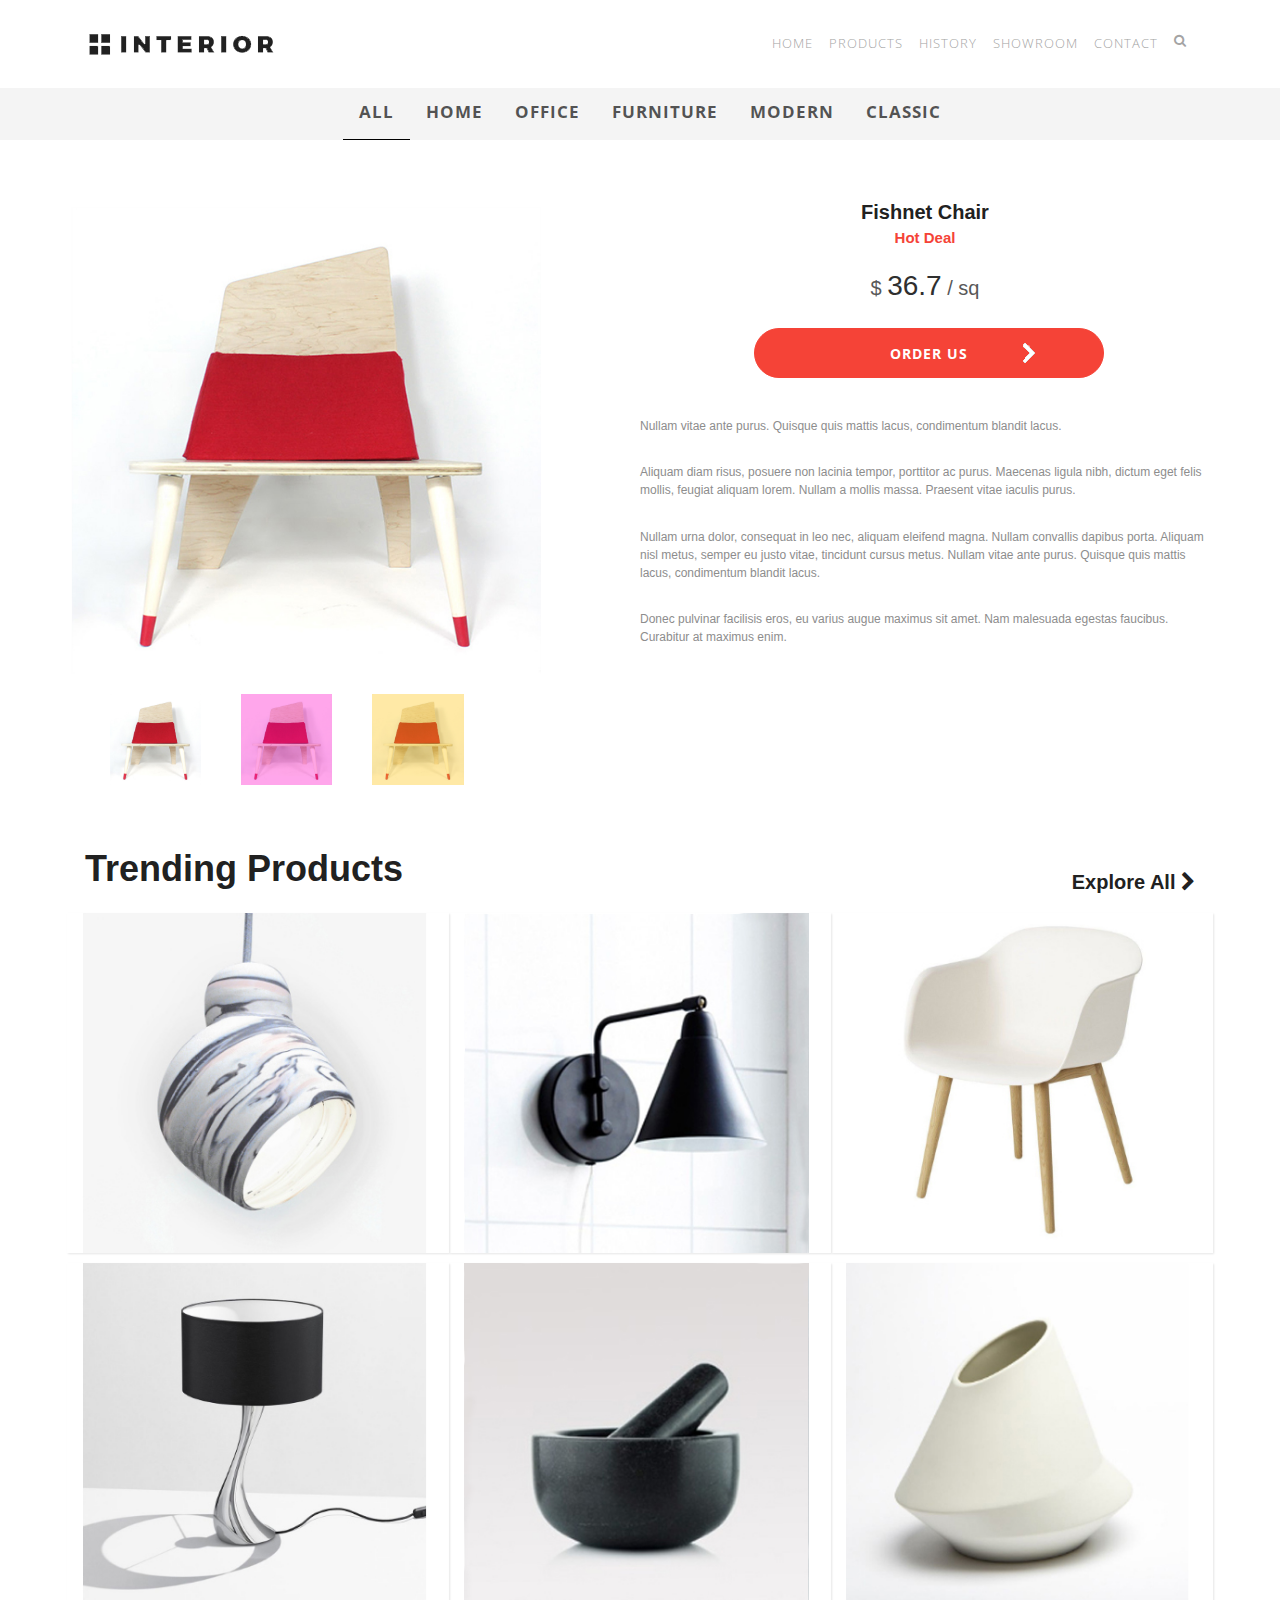
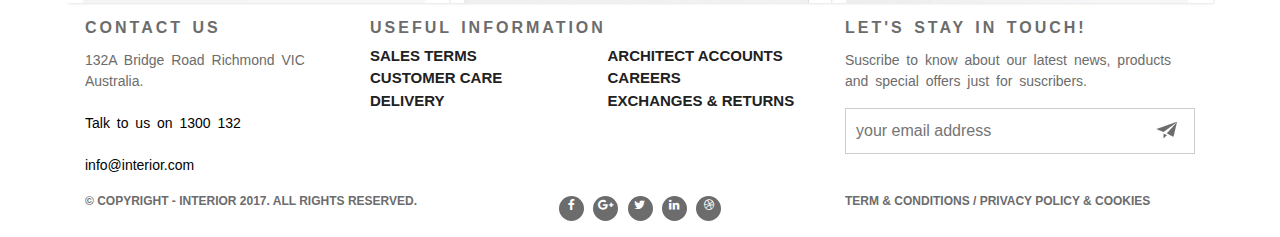
<file: product-details.html>
﻿<html lang="en">
<head>
    <meta charset="utf-8">
    <meta name="viewport" content="width=device-width, initial-scale=1, shrink-to-fit=no">
    <meta name="description" content="">
    <meta name="author" content="">
    <title>Interior Mobilya| Yaşam için...</title>
    <!-- Bootstrap core CSS -->
    <link href="assets/css/bootstrap.min.css" rel="stylesheet">
    <!-- Custom fonts for this template -->
    <link rel="stylesheet" href="https://maxcdn.bootstrapcdn.com/font-awesome/4.7.0/css/font-awesome.min.css">
    <!-- Custom styles for this template -->
    <link href="assets/css/style.css" rel="stylesheet">
    <!-- Hover -->
    <link href="assets/css/style_common.css" rel="stylesheet">
    <link href="assets/css/style1.css" rel="stylesheet">
    <!-- Font -->
    <link href="https://fonts.googleapis.com/css?family=Open+Sans:300" rel="stylesheet">
    <script src="assets/js/jquery.min.js"></script>
    <script src="https://code.jquery.com/jquery-3.1.1.min.js"></script>

</head>
<body class="index" id="page-top">
    <!-- Navigation -->
    <header>
        <nav class="navbar fixed-top navbar-toggleable-md navbar-light" id="mainNav" style="background-color: white;">
            <button class="navbar-toggler navbar-toggler-right" type="button" data-toggle="collapse" data-target="#navbarExample" aria-controls="navbarExample" aria-expanded="false" aria-label="Toggle navigation">
                <i class="fa fa-bars"></i>
            </button>
            <div class="container">
                <a class="navbar-brand" href="index.html">
                    <img src="assets/img/logo.png" title="İnterior Mobilya Logo" alt="interior-mobilya-logo" />
                </a>
                <div class="collapse navbar-collapse" id="navbarExample">
                    <ul class="navbar-nav ml-auto">
                        <li class="nav-item">
                            <a class="nav-link" href="index.html">Home</a>
                        </li>
                        <li class="nav-item">
                            <a class="nav-link" href="product.html">Products</a>
                        </li>
                        <li class="nav-item">
                            <a class="nav-link" href="#">History</a>
                        </li>
                        <li class="nav-item">
                            <a class="nav-link" href="#">Showroom</a>
                        </li>
                        <li class="nav-item">
                            <a class="nav-link" href="#">Contact</a>
                        </li>
                        <li class="nav-item">
                            <a class="nav-link" href="#"><i class="fa fa-search" aria-hidden="true"></i></a>
                        </li>
                    </ul>
                </div>
            </div>
        </nav>
    </header>
    <section id="tab-nav" class="container-fluid">
        <div class="tab container">
            <button class="tablinks buton" id="defaultOpen" onclick="openProduct(event, 'All')">All</button>
            <button class="tablinks buton" onclick="openProduct(event, 'Home')">Home</button>
            <button class="tablinks buton" onclick="openProduct(event, 'Office')">Office</button>
            <button class="tablinks buton" onclick="openProduct(event, 'Furniture')">Furniture</button>
            <button class="tablinks buton" onclick="openProduct(event, 'Modern')">Modern</button>
            <button class="tablinks buton" onclick="openProduct(event, 'Classic')">Classic</button>
        </div>
    </section>

    <section id="product-detail" class="container">
        <div class="row">
            <div id="product-img" class="col-md-6 col-xs-12 col-lg-6 col-sm-12">
                <div id="img-top" class="row">
                    <div class="col-md-10 col-md-offset-1">
                        <div id="image1" class="detailstabcontent">
                            <img src="assets/img/product-details-1.png" />
                        </div>

                        <div id="image2" class="detailstabcontent">
                            <img src="assets/img/product-details-2.png" />
                        </div>

                        <div id="image3" class="detailstabcontent">
                            <img src="assets/img/product-details-3.png" />
                        </div>

                    </div>
                </div>

                <div id="img-bottom" class="row">
                    <div class="col-md-12 ">
                        <div class="detailstab">
                            <input type="image" name="btnResim" src="assets/img/product-details-1.png" class="detailstablinks" onclick="openProductDetail(event, 'image1')" id="defaultProduct" />

                            <input type="image" name="btnResim" src="assets/img/product-details-2.png" class="detailstablinks" onclick="openProductDetail(event, 'image2')" />

                            <input type="image" name="btnResim" src="assets/img/product-details-3.png" class="detailstablinks" onclick="openProductDetail(event, 'image3')" />
                        </div>

                    </div>
                </div>
            </div>
            <div id="product-text" class="col-md-6 col-xs-12 col-lg-6 col-sm-12">

                <p id="detail-type">Fishnet Chair</p>
                <p id="detail-color">Hot Deal</p>
                <p id="detail-money"> $ <b>36.7</b> / sq</p>
                <button>Order Us</button>
                <div id="detail-content">
                    <p>
                        Nullam vitae ante purus. Quisque quis mattis lacus, condimentum blandit lacus.
                    </p>
                    <p>Aliquam diam risus, posuere non lacinia tempor, porttitor ac purus. Maecenas ligula nibh, dictum eget felis mollis, feugiat aliquam lorem. Nullam a mollis massa. Praesent vitae iaculis purus.</p>

                    <p>Nullam urna dolor, consequat in leo nec, aliquam eleifend magna. Nullam convallis dapibus porta. Aliquam nisl metus, semper eu justo vitae, tincidunt cursus metus. Nullam vitae ante purus. Quisque quis mattis lacus, condimentum blandit lacus.</p>
                    <p>
                        Donec pulvinar facilisis eros, eu varius augue maximus sit amet. Nam malesuada egestas faucibus. Curabitur at maximus enim.
                    </p>
                </div>
            </div>
        </div>
    </section>
    <section class="container">
        <div class="row">
            <div class="col-md-6 col-xs-6 col-sm-6 col-lg-6">
                <span class="trending-products">Trending Products</span>
            </div>
            <div class="pull-right col-md-6 col-xs-6 col-sm-6 col-lg-6">
                <span class="pull-right explore-all">Explore All <i class="fa fa-chevron-right" aria-hidden="true"></i> </span>
            </div>
        </div>
    </section>
    <div id="All" class="tabcontent container">
        <div class="row">
            <div class="trending-product col-md-3 col-xs-6 col-lg-4 col-sm-6 view view-first">
                <img src="assets/img/alt-6.png">
                <div class="mask ">
                    <a href="#"><i class="fa fa-chevron-right" aria-hidden="true"></i></a>
                    <p>Fishnet Chair</p>
                    <span>seat and back with upholstery made of  cold cure foam.Steelframe.available in matt powder-coated black</span>
                </div>
            </div>
            <div class="trending-product col-md-3 col-xs-6 col-lg-4 col-sm-6 view view-first">
                <img src="assets/img/alt-9.png">
                <div class="mask ">
                    <a href="#"><i class="fa fa-chevron-right" aria-hidden="true"></i></a>
                    <p>Fishnet Chair</p>
                    <span>seat and back with upholstery made of  cold cure foam.Steelframe.available in matt powder-coated black</span>
                </div>
            </div>
            <div class="trending-product col-md-3 col-xs-6 col-lg-4 col-sm-6 view view-first">
                <img src="assets/img/alt-7.png">
                <div class="mask ">
                    <a href="#"><i class="fa fa-chevron-right" aria-hidden="true"></i></a>
                    <p>Fishnet Chair</p>
                    <span>seat and back with upholstery made of  cold cure foam.Steelframe.available in matt powder-coated black</span>
                </div>
            </div>
            <div class="trending-product col-md-3 col-xs-6 col-lg-4 col-sm-6 view view-first">
                <img src="assets/img/alt-8.png">
                <div class="mask ">
                    <a href="#"><i class="fa fa-chevron-right" aria-hidden="true"></i></a>
                    <p>Fishnet Chair</p>
                    <span>seat and back with upholstery made of  cold cure foam.Steelframe.available in matt powder-coated black</span>
                </div>
            </div>
            <div class="trending-product col-md-3 col-xs-6 col-lg-4 col-sm-6 view view-first">
                <img src="assets/img/alt-10.png">
                <div class="mask ">
                    <a href="#"><i class="fa fa-chevron-right" aria-hidden="true"></i></a>
                    <p>Fishnet Chair</p>
                    <span>seat and back with upholstery made of  cold cure foam.Steelframe.available in matt powder-coated black</span>
                </div>
            </div>
            <div class="trending-product col-md-3 col-xs-6 col-lg-4 col-sm-6 view view-first">
                <img src="assets/img/alt-11.png">
                <div class="mask ">
                    <a href="#"><i class="fa fa-chevron-right" aria-hidden="true"></i></a>
                    <p>Fishnet Chair</p>
                    <span>seat and back with upholstery made of  cold cure foam.Steelframe.available in matt powder-coated black</span>
                </div>
            </div>


        </div>
    </div>

    <div id="Home" class="tabcontent container">
        <div class="row">
            <div class="trending-product col-md-3 col-xs-6 col-lg-4 col-sm-6 view view-first">
                <img src="assets/img/alt-7.png">
                <div class="mask ">
                    <a href="#"><i class="fa fa-chevron-right" aria-hidden="true"></i></a>
                    <p>Fishnet Chair</p>
                    <span>seat and back with upholstery made of  cold cure foam.Steelframe.available in matt powder-coated black</span>
                </div>
            </div>
            <div class="trending-product col-md-3 col-xs-6 col-lg-4 col-sm-6 view view-first">
                <img src="assets/img/alt-8.png">
                <div class="mask ">
                    <a href="#"><i class="fa fa-chevron-right" aria-hidden="true"></i></a>
                    <p>Fishnet Chair</p>
                    <span>seat and back with upholstery made of  cold cure foam.Steelframe.available in matt powder-coated black</span>
                </div>
            </div>
        </div>
    </div>

    <div id="Office" class="tabcontent container">
        <div class="row">
            <div class="trending-product col-md-3 col-xs-6 col-lg-4 col-sm-6 view view-first">
                <img src="assets/img/alt-7.png">
                <div class="mask ">
                    <a href="#"><i class="fa fa-chevron-right" aria-hidden="true"></i></a>
                    <p>Fishnet Chair</p>
                    <span>seat and back with upholstery made of  cold cure foam.Steelframe.available in matt powder-coated black</span>
                </div>
            </div>
            <div class="trending-product col-md-3 col-xs-6 col-lg-4 col-sm-6 view view-first">
                <img src="assets/img/alt-8.png">
                <div class="mask ">
                    <a href="#"><i class="fa fa-chevron-right" aria-hidden="true"></i></a>
                    <p>Fishnet Chair</p>
                    <span>seat and back with upholstery made of  cold cure foam.Steelframe.available in matt powder-coated black</span>
                </div>
            </div>
        </div>
    </div>

    <div id="Furniture" class="tabcontent container">
        <div class="row">
            <div class="trending-product col-md-3 col-xs-6 col-lg-4 col-sm-6 view view-first">
                <img src="assets/img/alt-6.png">
                <div class="mask ">
                    <a href="#"><i class="fa fa-chevron-right" aria-hidden="true"></i></a>
                    <p>Fishnet Chair</p>
                    <span>seat and back with upholstery made of  cold cure foam.Steelframe.available in matt powder-coated black</span>
                </div>
            </div>
            <div class="trending-product col-md-3 col-xs-6 col-lg-4 col-sm-6 view view-first">
                <img src="assets/img/alt-7.png">
                <div class="mask ">
                    <a href="#"><i class="fa fa-chevron-right" aria-hidden="true"></i></a>
                    <p>Fishnet Chair</p>
                    <span>seat and back with upholstery made of  cold cure foam.Steelframe.available in matt powder-coated black</span>
                </div>
            </div>
            <div class="trending-product col-md-3 col-xs-6 col-lg-4 col-sm-6 view view-first">
                <img src="assets/img/alt-8.png">
                <div class="mask ">
                    <a href="#"><i class="fa fa-chevron-right" aria-hidden="true"></i></a>
                    <p>Fishnet Chair</p>
                    <span>seat and back with upholstery made of  cold cure foam.Steelframe.available in matt powder-coated black</span>
                </div>
            </div>
            <div class="trending-product col-md-3 col-xs-6 col-lg-4 col-sm-6 view view-first">
                <img src="assets/img/alt-9.png">
                <div class="mask ">
                    <a href="#"><i class="fa fa-chevron-right" aria-hidden="true"></i></a>
                    <p>Fishnet Chair</p>
                    <span>seat and back with upholstery made of  cold cure foam.Steelframe.available in matt powder-coated black</span>
                </div>
            </div>
            <div class="trending-product col-md-3 col-xs-6 col-lg-4 col-sm-6 view view-first">
                <img src="assets/img/alt-10.png">
                <div class="mask ">
                    <a href="#"><i class="fa fa-chevron-right" aria-hidden="true"></i></a>
                    <p>Fishnet Chair</p>
                    <span>seat and back with upholstery made of  cold cure foam.Steelframe.available in matt powder-coated black</span>
                </div>
            </div>
            <div class="trending-product col-md-3 col-xs-6 col-lg-4 col-sm-6 view view-first">
                <img src="assets/img/alt-11.png">
                <div class="mask ">
                    <a href="#"><i class="fa fa-chevron-right" aria-hidden="true"></i></a>
                    <p>Fishnet Chair</p>
                    <span>seat and back with upholstery made of  cold cure foam.Steelframe.available in matt powder-coated black</span>
                </div>
            </div>
        </div>
    </div>

    <div id="Modern" class="tabcontent container">
        <div class="row">
            <div class="trending-product col-md-3 col-xs-6 col-lg-4 col-sm-6 view view-first">
                <img src="assets/img/alt-6.png">
                <div class="mask ">
                    <a href="#"><i class="fa fa-chevron-right" aria-hidden="true"></i></a>
                    <p>Fishnet Chair</p>
                    <span>seat and back with upholstery made of  cold cure foam.Steelframe.available in matt powder-coated black</span>
                </div>
            </div>
            <div class="trending-product col-md-3 col-xs-6 col-lg-4 col-sm-6 view view-first">
                <img src="assets/img/alt-9.png">
                <div class="mask ">
                    <a href="#"><i class="fa fa-chevron-right" aria-hidden="true"></i></a>
                    <p>Fishnet Chair</p>
                    <span>seat and back with upholstery made of  cold cure foam.Steelframe.available in matt powder-coated black</span>
                </div>
            </div>
            <div class="trending-product col-md-3 col-xs-6 col-lg-4 col-sm-6 view view-first">
                <img src="assets/img/alt-10.png">
                <div class="mask ">
                    <a href="#"><i class="fa fa-chevron-right" aria-hidden="true"></i></a>
                    <p>Fishnet Chair</p>
                    <span>seat and back with upholstery made of  cold cure foam.Steelframe.available in matt powder-coated black</span>
                </div>
            </div>
            <div class="trending-product col-md-3 col-xs-6 col-lg-4 col-sm-6 view view-first">
                <img src="assets/img/alt-11.png">
                <div class="mask ">
                    <a href="#"><i class="fa fa-chevron-right" aria-hidden="true"></i></a>
                    <p>Fishnet Chair</p>
                    <span>seat and back with upholstery made of  cold cure foam.Steelframe.available in matt powder-coated black</span>
                </div>
            </div>
        </div>
    </div>

    <div id="Classic" class="tabcontent container">
        <div class="row">
            <div class="trending-product col-md-3 col-xs-6 col-lg-4 col-sm-6 view view-first">
                <img src="assets/img/alt-6.png">
                <div class="mask ">
                    <a href="#"><i class="fa fa-chevron-right" aria-hidden="true"></i></a>
                    <p>Fishnet Chair</p>
                    <span>seat and back with upholstery made of  cold cure foam.Steelframe.available in matt powder-coated black</span>
                </div>
            </div>
            <div class="trending-product col-md-3 col-xs-6 col-lg-4 col-sm-6 view view-first">
                <img src="assets/img/alt-7.png">
                <div class="mask ">
                    <a href="#"><i class="fa fa-chevron-right" aria-hidden="true"></i></a>
                    <p>Fishnet Chair</p>
                    <span>seat and back with upholstery made of  cold cure foam.Steelframe.available in matt powder-coated black</span>
                </div>
            </div>
            <div class="trending-product col-md-3 col-xs-6 col-lg-4 col-sm-6 view view-first">
                <img src="assets/img/alt-8.png">
                <div class="mask ">
                    <a href="#"><i class="fa fa-chevron-right" aria-hidden="true"></i></a>
                    <p>Fishnet Chair</p>
                    <span>seat and back with upholstery made of  cold cure foam.Steelframe.available in matt powder-coated black</span>
                </div>
            </div>
            <div class="trending-product col-md-3 col-xs-6 col-lg-4 col-sm-6 view view-first">
                <img src="assets/img/alt-9.png">
                <div class="mask ">
                    <a href="#"><i class="fa fa-chevron-right" aria-hidden="true"></i></a>
                    <p>Fishnet Chair</p>
                    <span>seat and back with upholstery made of  cold cure foam.Steelframe.available in matt powder-coated black</span>
                </div>
            </div>
            <div class="trending-product col-md-3 col-xs-6 col-lg-4 col-sm-6 view view-first">
                <img src="assets/img/alt-10.png">
                <div class="mask ">
                    <a href="#"><i class="fa fa-chevron-right" aria-hidden="true"></i></a>
                    <p>Fishnet Chair</p>
                    <span>seat and back with upholstery made of  cold cure foam.Steelframe.available in matt powder-coated black</span>
                </div>
            </div>
            <div class="trending-product col-md-3 col-xs-6 col-lg-4 col-sm-6 view view-first">
                <img src="assets/img/alt-11.png">
                <div class="mask ">
                    <a href="#"><i class="fa fa-chevron-right" aria-hidden="true"></i></a>
                    <p>Fishnet Chair</p>
                    <span>seat and back with upholstery made of  cold cure foam.Steelframe.available in matt powder-coated black</span>
                </div>
            </div>
        </div>
    </div>

    <footer class="container">
        <div id="footer-top" class="row">
            <div id="footer-top-one" class="col-md-3 col-lg-3 col-sm-3 col-xs-12 ">
                <h3>Contact Us</h3>
                <p>132A Bridge Road Richmond VIC Australia.</p>
                <p><a href="tel:1300-132">Talk to us on 1300 132</a></p>
                <p><a href="mailto:info@interior.com">info@interior.com</a></p>
            </div>
            <div id="footer-top-two" class="col-md-5 col-lg-5 col-sm-5 col-xs-12 ">
                <h3>UseFul Information</h3>
                <div class="row">
                    <div class="col-md-6 col-lg-6 col-sm-6 col-xs-6 ">
                        <ul>
                            <li>Sales Terms</li>
                            <li>Customer Care</li>
                            <li>Delivery</li>
                        </ul>
                    </div>
                    <div class="col-md-6 col-lg-6 col-sm-6 col-xs-6 ">
                        <ul>
                            <li>Archıtect Accounts</li>
                            <li>Careers</li>
                            <li>Exchanges &amp; Returns</li>
                        </ul>
                    </div>
                </div>
            </div>
            <div id="footer-top-three" class="col-md-4 col-lg-4 col-sm-4 col-xs-12 ">
                <h3>Let's stay ın touch!</h3>
                <p>
                    Suscribe to know about our latest news, products and special offers just for suscribers.
                </p>
                <div class="input-group">
                    <input type="text" placeholder="your email address" class="email-box">
                </div>
            </div>
        </div>
        <div id="footer-bottom" class="row">
            <div id="footer-bottom-one" class="col-md-4 col-lg-4 col-sm-4 col-xs-12 ">
                <p>
                    © Copyright - INTERIOR 2017. ALL RIGHTS RESERVED.
                </p>
            </div>
            <div id="footer-bottom-two" class="col-md-4 col-lg-4 col-sm-4 col-xs-12 ">
                <ul class="list-inline">
                    <li class="list-inline-item">
                        <a class="btn-social btn-outline" href="#"><i class="fa fa-fw fa-facebook"></i></a>
                    </li>
                    <li class="list-inline-item">
                        <a class="btn-social btn-outline" href="#"><i class="fa fa-fw fa-google-plus"></i></a>
                    </li>
                    <li class="list-inline-item">
                        <a class="btn-social btn-outline" href="#"><i class="fa fa-fw fa-twitter"></i></a>
                    </li>
                    <li class="list-inline-item">
                        <a class="btn-social btn-outline" href="#"><i class="fa fa-fw fa-linkedin"></i></a>
                    </li>
                    <li class="list-inline-item">
                        <a class="btn-social btn-outline" href="#"><i class="fa fa-fw fa-dribbble"></i></a>
                    </li>
                </ul>
            </div>
            <div id="footer-bottom-three" class="col-md-4 col-lg-4 col-sm-4 col-xs-12 ">
                <p>Term &amp; conditions / privacy policy &amp; cookies</p>
            </div>
        </div>
    </footer>

    <!-- Bootstrap core JavaScript -->
    <script src="assets/js/bootstrap.min.js"></script>
    <!-- Custom scripts for this template -->
    <script src="assets/js/freelancer.min.js"></script>
    <!-- Tab Menü js-->
    <script src="assets/js/tab.js"></script>
</body>
</html>
</file>
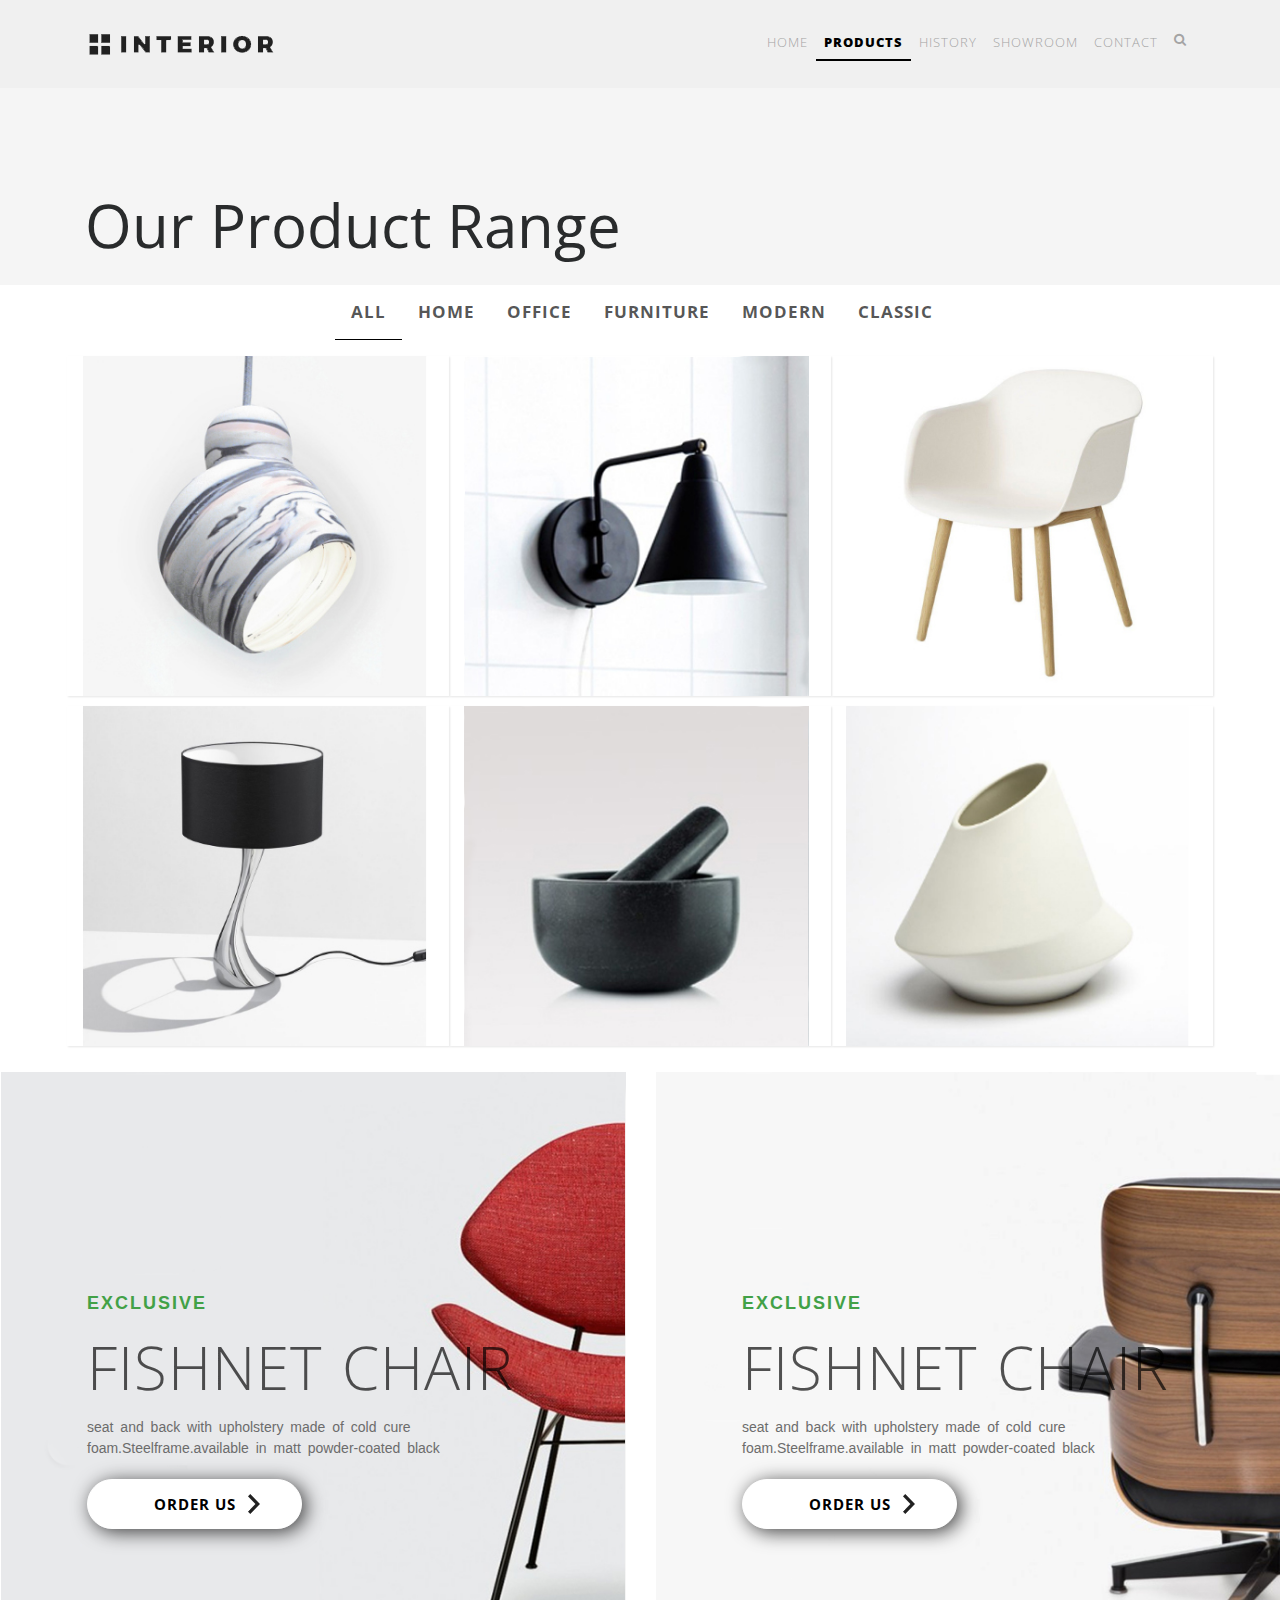
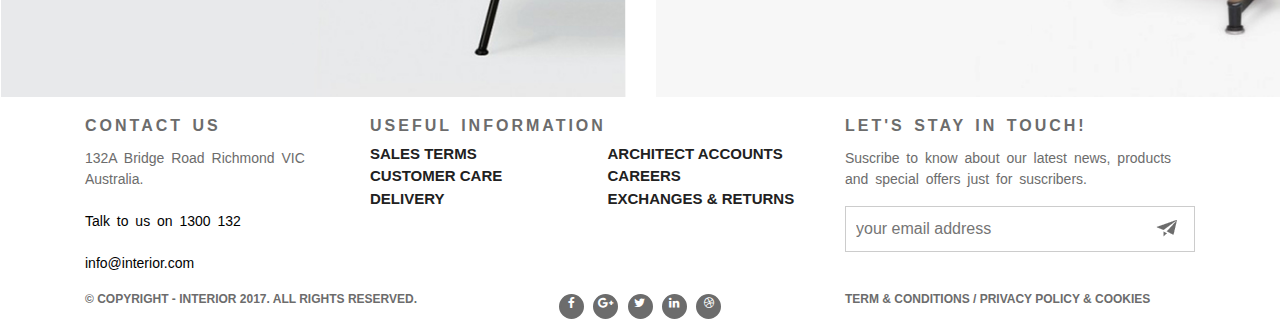
<file: product.html>
﻿<html lang="en">
<head>
    <meta charset="utf-8">
    <meta name="viewport" content="width=device-width, initial-scale=1, shrink-to-fit=no">
    <meta name="description" content="">
    <meta name="author" content="">
    <title>Interior Mobilya| Yaşam için...</title>
    <!-- Bootstrap core CSS -->
    <link href="assets/css/bootstrap.min.css" rel="stylesheet">
    <!-- Custom fonts for this template -->
    <link rel="stylesheet" href="https://maxcdn.bootstrapcdn.com/font-awesome/4.7.0/css/font-awesome.min.css">
    <!-- Custom styles for this template -->
    <link href="assets/css/style.css" rel="stylesheet">
    <!-- Hover -->
    <link href="assets/css/style_common.css" rel="stylesheet">
    <link href="assets/css/style1.css" rel="stylesheet">
    <!-- Font -->
    <link href="https://fonts.googleapis.com/css?family=Open+Sans:300" rel="stylesheet">
    <script src="assets/js/jquery.min.js"></script>
    <script src="https://code.jquery.com/jquery-3.1.1.min.js"></script>

</head>
<body class="index" id="page-top">
    <!-- Navigation -->
    <header>
        <nav class="navbar fixed-top navbar-toggleable-md navbar-light" id="mainNav">
            <button class="navbar-toggler navbar-toggler-right" type="button" data-toggle="collapse" data-target="#navbarExample" aria-controls="navbarExample" aria-expanded="false" aria-label="Toggle navigation">
                <i class="fa fa-bars"></i>
            </button>
            <div class="container">
                <a class="navbar-brand" href="index.html">
                    <img src="assets/img/logo.png" title="İnterior Mobilya Logo" alt="interior-mobilya-logo">
                </a>
                <div class="collapse navbar-collapse" id="navbarExample">
                    <ul class="navbar-nav ml-auto">
                        <li class="nav-item">
                            <a class="nav-link" href="index.html">Home</a>
                        </li>
                        <li class="nav-item ">
                            <a class="nav-link active-item" href="product.html">Products</a>
                        </li>
                        <li class="nav-item">
                            <a class="nav-link" href="#">History</a>
                        </li>
                        <li class="nav-item">
                            <a class="nav-link" href="#">Showroom</a>
                        </li>
                        <li class="nav-item">
                            <a class="nav-link" href="#">Contact</a>
                        </li>
                        <li class="nav-item">
                            <a class="nav-link" href="#"><i class="fa fa-search" aria-hidden="true"></i></a>
                        </li>
                    </ul>
                </div>
            </div>
        </nav>
    </header>
    <section id="product-list-text">
        <div class="list-text container"><p>Our Product Range</p></div>
    </section>

    <div class="tab container">
        <button class="tablinks buton" id="defaultOpen" onclick="openProduct(event, 'All')">All</button>
        <button class="tablinks buton" onclick="openProduct(event, 'Home')">Home</button>
        <button class="tablinks buton" onclick="openProduct(event, 'Office')">Office</button>
        <button class="tablinks buton" onclick="openProduct(event, 'Furniture')">Furniture</button>
        <button class="tablinks buton" onclick="openProduct(event, 'Modern')">Modern</button>
        <button class="tablinks buton" onclick="openProduct(event, 'Classic')">Classic</button>
    </div>

    <div id="All" class="tabcontent container">
        <div class="row">
            <div class="trending-product col-md-3 col-xs-6 col-lg-4 col-sm-6 view view-first">
                <img src="assets/img/alt-6.png">
                <div class="mask mask1">
                    <a href="product-details.html"><i class="fa fa-chevron-right" aria-hidden="true"></i></a>
                    <p>Fishnet Chair</p>
                    <span>seat and back with upholstery made of  cold cure foam.Steelframe.available in matt powder-coated black</span>
                </div>
            </div>
            <div class="trending-product col-md-3 col-xs-6 col-lg-4 col-sm-6 view view-first">
                <img src="assets/img/alt-9.png">
                <div class="mask mask1">
                    <a href="product-details.html"><i class="fa fa-chevron-right" aria-hidden="true"></i></a>
                    <p>Fishnet Chair</p>
                    <span>seat and back with upholstery made of  cold cure foam.Steelframe.available in matt powder-coated black</span>
                </div>
            </div>
            <div class="trending-product col-md-3 col-xs-6 col-lg-4 col-sm-6 view view-first">
                <img src="assets/img/alt-7.png">
                <div class="mask mask1">
                    <a href="product-details.html"><i class="fa fa-chevron-right" aria-hidden="true"></i></a>
                    <p>Fishnet Chair</p>
                    <span>seat and back with upholstery made of  cold cure foam.Steelframe.available in matt powder-coated black</span>
                </div>
            </div>
            <div class="trending-product col-md-3 col-xs-6 col-lg-4 col-sm-6 view view-first">
                <img src="assets/img/alt-8.png">
                <div class="mask mask1">
                    <a href="product-details.html"><i class="fa fa-chevron-right" aria-hidden="true"></i></a>
                    <p>Fishnet Chair</p>
                    <span>seat and back with upholstery made of  cold cure foam.Steelframe.available in matt powder-coated black</span>
                </div>
            </div>
            <div class="trending-product col-md-3 col-xs-6 col-lg-4 col-sm-6 view view-first">
                <img src="assets/img/alt-10.png">
                <div class="mask mask1">
                    <a href="product-details.html"><i class="fa fa-chevron-right" aria-hidden="true"></i></a>
                    <p>Fishnet Chair</p>
                    <span>seat and back with upholstery made of  cold cure foam.Steelframe.available in matt powder-coated black</span>
                </div>
            </div>
            <div class="trending-product col-md-3 col-xs-6 col-lg-4 col-sm-6 view view-first">
                <img src="assets/img/alt-11.png">
                <div class="mask mask1">
                    <a href="product-details.html"><i class="fa fa-chevron-right" aria-hidden="true"></i></a>
                    <p>Fishnet Chair</p>
                    <span>seat and back with upholstery made of  cold cure foam.Steelframe.available in matt powder-coated black</span>
                </div>
            </div>


        </div>
    </div>

    <div id="Home" class="tabcontent container">
        <div class="row">
            <div class="trending-product col-md-3 col-xs-6 col-lg-4 col-sm-6 view view-first">
                <img src="assets/img/alt-7.png">
                <div class="mask mask1">
                    <a href="product-details.html"><i class="fa fa-chevron-right" aria-hidden="true"></i></a>
                    <p>Fishnet Chair</p>
                    <span>seat and back with upholstery made of  cold cure foam.Steelframe.available in matt powder-coated black</span>
                </div>
            </div>
            <div class="trending-product col-md-3 col-xs-6 col-lg-4 col-sm-6 view view-first">
                <img src="assets/img/alt-8.png">
                <div class="mask mask1">
                    <a href="product-details.html"><i class="fa fa-chevron-right" aria-hidden="true"></i></a>
                    <p>Fishnet Chair</p>
                    <span>seat and back with upholstery made of  cold cure foam.Steelframe.available in matt powder-coated black</span>
                </div>
            </div>
        </div>
    </div>

    <div id="Office" class="tabcontent container">
        <div class="row">
            <div class="trending-product col-md-3 col-xs-6 col-lg-4 col-sm-6 view view-first">
                <img src="assets/img/alt-7.png">
                <div class="mask mask1">
                    <a href="product-details.html"><i class="fa fa-chevron-right" aria-hidden="true"></i></a>
                    <p>Fishnet Chair</p>
                    <span>seat and back with upholstery made of  cold cure foam.Steelframe.available in matt powder-coated black</span>
                </div>
            </div>
            <div class="trending-product col-md-3 col-xs-6 col-lg-4 col-sm-6 view view-first">
                <img src="assets/img/alt-8.png">
                <div class="mask mask1">
                    <a href="product-details.html"><i class="fa fa-chevron-right" aria-hidden="true"></i></a>
                    <p>Fishnet Chair</p>
                    <span>seat and back with upholstery made of  cold cure foam.Steelframe.available in matt powder-coated black</span>
                </div>
            </div>
        </div>
    </div>

    <div id="Furniture" class="tabcontent container">
        <div class="row">
            <div class="trending-product col-md-3 col-xs-6 col-lg-4 col-sm-6 view view-first">
                <img src="assets/img/alt-6.png">
                <div class="mask mask1">
                    <a href="product-details.html"><i class="fa fa-chevron-right" aria-hidden="true"></i></a>
                    <p>Fishnet Chair</p>
                    <span>seat and back with upholstery made of  cold cure foam.Steelframe.available in matt powder-coated black</span>
                </div>
            </div>
            <div class="trending-product col-md-3 col-xs-6 col-lg-4 col-sm-6 view view-first">
                <img src="assets/img/alt-7.png">
                <div class="mask mask1">
                    <a href="product-details.html"><i class="fa fa-chevron-right" aria-hidden="true"></i></a>
                    <p>Fishnet Chair</p>
                    <span>seat and back with upholstery made of  cold cure foam.Steelframe.available in matt powder-coated black</span>
                </div>
            </div>
            <div class="trending-product col-md-3 col-xs-6 col-lg-4 col-sm-6 view view-first">
                <img src="assets/img/alt-8.png">
                <div class="mask mask1">
                    <a href="product-details.html"><i class="fa fa-chevron-right" aria-hidden="true"></i></a>
                    <p>Fishnet Chair</p>
                    <span>seat and back with upholstery made of  cold cure foam.Steelframe.available in matt powder-coated black</span>
                </div>
            </div>
            <div class="trending-product col-md-3 col-xs-6 col-lg-4 col-sm-6 view view-first">
                <img src="assets/img/alt-9.png">
                <div class="mask mask1">
                    <a href="product-details.html"><i class="fa fa-chevron-right" aria-hidden="true"></i></a>
                    <p>Fishnet Chair</p>
                    <span>seat and back with upholstery made of  cold cure foam.Steelframe.available in matt powder-coated black</span>
                </div>
            </div>
            <div class="trending-product col-md-3 col-xs-6 col-lg-4 col-sm-6 view view-first">
                <img src="assets/img/alt-10.png">
                <div class="mask mask1">
                    <a href="product-details.html"><i class="fa fa-chevron-right" aria-hidden="true"></i></a>
                    <p>Fishnet Chair</p>
                    <span>seat and back with upholstery made of  cold cure foam.Steelframe.available in matt powder-coated black</span>
                </div>
            </div>
            <div class="trending-product col-md-3 col-xs-6 col-lg-4 col-sm-6 view view-first">
                <img src="assets/img/alt-11.png">
                <div class="mask mask1">
                    <a href="product-details.html"><i class="fa fa-chevron-right" aria-hidden="true"></i></a>
                    <p>Fishnet Chair</p>
                    <span>seat and back with upholstery made of  cold cure foam.Steelframe.available in matt powder-coated black</span>
                </div>
            </div>
        </div>
    </div>

    <div id="Modern" class="tabcontent container">
        <div class="row">
            <div class="trending-product col-md-3 col-xs-6 col-lg-4 col-sm-6 view view-first">
                <img src="assets/img/alt-6.png">
                <div class="mask mask1">
                    <a href="product-details.html"><i class="fa fa-chevron-right" aria-hidden="true"></i></a>
                    <p>Fishnet Chair</p>
                    <span>seat and back with upholstery made of  cold cure foam.Steelframe.available in matt powder-coated black</span>
                </div>
            </div>
            <div class="trending-product col-md-3 col-xs-6 col-lg-4 col-sm-6 view view-first">
                <img src="assets/img/alt-9.png">
                <div class="mask mask1">
                    <a href="product-details.html"><i class="fa fa-chevron-right" aria-hidden="true"></i></a>
                    <p>Fishnet Chair</p>
                    <span>seat and back with upholstery made of  cold cure foam.Steelframe.available in matt powder-coated black</span>
                </div>
            </div>
            <div class="trending-product col-md-3 col-xs-6 col-lg-4 col-sm-6 view view-first">
                <img src="assets/img/alt-10.png">
                <div class="mask mask1">
                    <a href="product-details.html"><i class="fa fa-chevron-right" aria-hidden="true"></i></a>
                    <p>Fishnet Chair</p>
                    <span>seat and back with upholstery made of  cold cure foam.Steelframe.available in matt powder-coated black</span>
                </div>
            </div>
            <div class="trending-product col-md-3 col-xs-6 col-lg-4 col-sm-6 view view-first">
                <img src="assets/img/alt-11.png">
                <div class="mask mask1">
                    <a href="product-details.html"><i class="fa fa-chevron-right" aria-hidden="true"></i></a>
                    <p>Fishnet Chair</p>
                    <span>seat and back with upholstery made of  cold cure foam.Steelframe.available in matt powder-coated black</span>
                </div>
            </div>
        </div>
    </div>

    <div id="Classic" class="tabcontent container">
        <div class="row">
            <div class="trending-product col-md-3 col-xs-6 col-lg-4 col-sm-6 view view-first">
                <img src="assets/img/alt-6.png">
                <div class="mask mask1">
                    <a href="product-details.html"><i class="fa fa-chevron-right" aria-hidden="true"></i></a>
                    <p>Fishnet Chair</p>
                    <span>seat and back with upholstery made of  cold cure foam.Steelframe.available in matt powder-coated black</span>
                </div>
            </div>
            <div class="trending-product col-md-3 col-xs-6 col-lg-4 col-sm-6 view view-first">
                <img src="assets/img/alt-7.png">
                <div class="mask mask1">
                    <a href="product-details.html"><i class="fa fa-chevron-right" aria-hidden="true"></i></a>
                    <p>Fishnet Chair</p>
                    <span>seat and back with upholstery made of  cold cure foam.Steelframe.available in matt powder-coated black</span>
                </div>
            </div>
            <div class="trending-product col-md-3 col-xs-6 col-lg-4 col-sm-6 view view-first">
                <img src="assets/img/alt-8.png">
                <div class="mask mask1">
                    <a href="product-details.html"><i class="fa fa-chevron-right" aria-hidden="true"></i></a>
                    <p>Fishnet Chair</p>
                    <span>seat and back with upholstery made of  cold cure foam.Steelframe.available in matt powder-coated black</span>
                </div>
            </div>
            <div class="trending-product col-md-3 col-xs-6 col-lg-4 col-sm-6 view view-first">
                <img src="assets/img/alt-9.png">
                <div class="mask mask1">
                    <a href="product-details.html"><i class="fa fa-chevron-right" aria-hidden="true"></i></a>
                    <p>Fishnet Chair</p>
                    <span>seat and back with upholstery made of  cold cure foam.Steelframe.available in matt powder-coated black</span>
                </div>
            </div>
            <div class="trending-product col-md-3 col-xs-6 col-lg-4 col-sm-6 view view-first">
                <img src="assets/img/alt-10.png">
                <div class="mask mask1">
                    <a href="product-details.html"><i class="fa fa-chevron-right" aria-hidden="true"></i></a>
                    <p>Fishnet Chair</p>
                    <span>seat and back with upholstery made of  cold cure foam.Steelframe.available in matt powder-coated black</span>
                </div>
            </div>
            <div class="trending-product col-md-3 col-xs-6 col-lg-4 col-sm-6 view view-first">
                <img src="assets/img/alt-11.png">
                <div class="mask mask1">
                    <a href="product-details.html"><i class="fa fa-chevron-right" aria-hidden="true"></i></a>
                    <p>Fishnet Chair</p>
                    <span>seat and back with upholstery made of  cold cure foam.Steelframe.available in matt powder-coated black</span>
                </div>
            </div>
        </div>
    </div>

    <section id="exclusive">
        <div class="row">
            <div class="col-md-6 col-xs-12 col-lg-6 col-sm-12 ">
                <img src="assets/img/alt-44.png">
                <div class="big-img-text">
                    <span>exclusive</span>
                    <span>FISHNET CHAIR</span>
                    <span>seat and back with upholstery made of  cold cure foam.Steelframe.available in matt powder-coated black</span>
                    <button>ORDER US </button>
                </div>
            </div>
            <div class="col-md-6 col-xs-12 col-lg-6 col-sm-12 ">
                <img src="assets/img/alt-55.png">
                <div class="big-img-text">
                    <span>Exclusive</span>
                    <span>FISHNET CHAIR</span>
                    <span>seat and back with upholstery made of  cold cure foam.Steelframe.available in matt powder-coated black</span>
                    <button>ORDER US </button>
                </div>
            </div>
        </div>
    </section>
    <footer class="container">
        <div id="footer-top" class="row">
            <div id="footer-top-one" class="col-md-3 col-lg-3 col-sm-3 col-xs-12 ">
                <h3>Contact Us</h3>
                <p>132A Bridge Road Richmond VIC Australia.</p>
                <p><a href="tel:1300-132">Talk to us on 1300 132</a></p>
                <p><a href="mailto:info@interior.com">info@interior.com</a></p>
            </div>
            <div id="footer-top-two" class="col-md-5 col-lg-5 col-sm-5 col-xs-12 ">
                <h3>UseFul Information</h3>
                <div class="row">
                    <div class="col-md-6 col-lg-6 col-sm-6 col-xs-6 ">
                        <ul>
                            <li>Sales Terms</li>
                            <li>Customer Care</li>
                            <li>Delivery</li>
                        </ul>
                    </div>
                    <div class="col-md-6 col-lg-6 col-sm-6 col-xs-6 ">
                        <ul>
                            <li>Archıtect Accounts</li>
                            <li>Careers</li>
                            <li>Exchanges &amp; Returns</li>
                        </ul>
                    </div>
                </div>
            </div>
            <div id="footer-top-three" class="col-md-4 col-lg-4 col-sm-4 col-xs-12 ">
                <h3>Let's stay ın touch!</h3>
                <p>
                    Suscribe to know about our latest news, products and special offers just for suscribers.
                </p>
                <div class="input-group">
                    <input type="text" placeholder="your email address" class="email-box">
                </div>
            </div>
        </div>
        <div id="footer-bottom" class="row">
            <div id="footer-bottom-one" class="col-md-4 col-lg-4 col-sm-4 col-xs-12 ">
                <p>
                    © Copyright - INTERIOR 2017. ALL RIGHTS RESERVED.
                </p>
            </div>
            <div id="footer-bottom-two" class="col-md-4 col-lg-4 col-sm-4 col-xs-12 ">
                <ul class="list-inline">
                    <li class="list-inline-item">
                        <a class="btn-social btn-outline" href="#"><i class="fa fa-fw fa-facebook"></i></a>
                    </li>
                    <li class="list-inline-item">
                        <a class="btn-social btn-outline" href="#"><i class="fa fa-fw fa-google-plus"></i></a>
                    </li>
                    <li class="list-inline-item">
                        <a class="btn-social btn-outline" href="#"><i class="fa fa-fw fa-twitter"></i></a>
                    </li>
                    <li class="list-inline-item">
                        <a class="btn-social btn-outline" href="#"><i class="fa fa-fw fa-linkedin"></i></a>
                    </li>
                    <li class="list-inline-item">
                        <a class="btn-social btn-outline" href="#"><i class="fa fa-fw fa-dribbble"></i></a>
                    </li>
                </ul>
            </div>
            <div id="footer-bottom-three" class="col-md-4 col-lg-4 col-sm-4 col-xs-12 ">
                <p>Term &amp; conditions / privacy policy &amp; cookies</p>
            </div>
        </div>
    </footer>

    <!-- Bootstrap core JavaScript -->
    <script src="assets/js/bootstrap.min.js"></script>
    <!-- Custom scripts for this template -->
    <script src="assets/js/freelancer.min.js"></script>
    <!-- Tab Menü js-->
    <script src="assets/js/tab.js"></script>
</body>
</html>
</file>
<file: assets/css/style.css>
﻿@font-face {
    font-family: 'Open Sans';
    font-style: normal;
    font-weight: 300;
    src: local('Open Sans Light'), local('OpenSans-Light'), url(https://fonts.gstatic.com/s/opensans/v14/DXI1ORHCpsQm3Vp6mXoaTXhCUOGz7vYGh680lGh-uXM.woff) format('woff');
}

body {
    overflow-x: hidden;
    font-family: "Helvetica Neue",Helvetica,Arial,sans-serif;
}

p {
    font-size: 20px;
}

    p.small {
        font-size: 16px;
    }

a,
a:hover,
a:focus,
a:active,
a.active {
    color: black;
    outline: none;
}

.img-centered {
    margin: 0 auto;
}

#mainNav {
    font-family: 'Open Sans', sans-serif;
    font-weight: lighter;
    text-transform: uppercase;
    border: none;
    background: #f0f0f0;
    font-size: 13px !important;
}

    #mainNav a:focus {
        outline: none;
    }

    #mainNav .navbar-brand {
        color: white;
    }

        #mainNav .navbar-brand:hover, #mainNav .navbar-brand:focus, #mainNav .navbar-brand:active, #mainNav .navbar-brand.active {
            color: white;
        }

    #mainNav .navbar-nav {
        letter-spacing: 1px;
    }

.active-item, nav-link {
    color: #000000 !important;
    border-bottom: 2px solid black;
    font-weight: 800;
}

li.nav-item.active-item {
}

#mainNav .navbar-nav li.nav-item a.nav-link {
    color: #a4a4a4;
}

#mainNav .navbar-nav li.nav-item:last-child {
    color: #212121 !important;
}

#mainNav .navbar-nav li.nav-item a:hover {
    color: #000000;
    outline: none;
    font-weight: 800;
    background-color: rgba(0, 0, 0, 0.07);
}

#mainNav .navbar-nav li.nav-item a.nav-link:focus, #mainNav .navbar-nav li.nav-item a.nav-link:active {
    color: black;
}

#mainNav .navbar-toggler {
    font-size: 14px;
    padding: 11px;
    text-transform: uppercase;
    color: white;
    border-color: white;
    background: #212121;
}

    #mainNav .navbar-toggler:hover, #mainNav .navbar-toggler:focus {
        color: white;
        border-color: #8d8d8d;
        background-color: #8d8d8d;
    }

#slider-top {
    margin-top: 95px;
}

.floating-label-form-group {
    position: relative;
    margin-bottom: 0;
    padding-bottom: .5em;
    border-bottom: 1px solid #eeeeee;
}

    .floating-label-form-group input,
    .floating-label-form-group textarea {
        font-size: 1.5em;
        position: relative;
        z-index: 1;
        padding-right: 0;
        padding-left: 0;
        resize: none;
        border: none;
        border-radius: 0;
        background: none;
        box-shadow: none !important;
    }

    .floating-label-form-group label {
        font-size: .85em;
        line-height: 1.764705882em;
        position: relative;
        z-index: 0;
        top: 2em;
        display: block;
        margin: 0;
        -webkit-transition: top .3s ease, opacity .3s ease;
        -moz-transition: top .3s ease, opacity .3s ease;
        -ms-transition: top .3s ease, opacity .3s ease;
        transition: top .3s ease, opacity .3s ease;
        vertical-align: middle;
        vertical-align: baseline;
        opacity: 0;
    }

    .floating-label-form-group:not(:first-child) {
        padding-left: 14px;
        border-left: 1px solid #eeeeee;
    }

.floating-label-form-group-with-value label {
    top: 0;
    opacity: 1;
}

.floating-label-form-group-with-focus label {
    color: #ffd800;
}

form .row:first-child .floating-label-form-group {
    border-top: 1px solid #eeeeee;
}
/*Temporary navbar container fix*/
.navbar-toggler {
    z-index: 1;
}

.big-img-text, .slider-img-text {
    width: 470px;
    height: 250px;
    color: black;
    font-size: 14px;
    padding: 8px 12px;
    position: absolute;
    top: 215px;
    left: 90px;
    font-family: Arial;
}

    .big-img-text span, .slider-img-text span {
        display: block;
        color: #6c6c6c;
        padding-top: 5px;
        word-spacing: 3px;
    }

        .big-img-text span:first-child, .slider-img-text span:first-child {
            color: #42a147;
            text-transform: uppercase;
            font-weight: bold;
            font-size: 18px;
            letter-spacing: 2px;
        }

        .big-img-text span:nth-child(2), .slider-img-text span:nth-child(2) {
            color: rgba(0, 0, 0, 0.68);
            text-transform: uppercase;
            font-family: 'Open Sans', sans-serif;
            font-size: 60px;
            font-weight: 100;
            letter-spacing: 1px;
        }

    .big-img-text button, .slider-img-text button {
        background-color: #ffffff;
        color: #000;
        text-transform: uppercase;
        border: 1px solid white;
        border-radius: 25px;
        margin-top: 20px;
        width: 215px;
        height: 50px;
        -webkit-box-shadow: 4px 3px 19px 0px rgba(0,0,0,0.75);
        -moz-box-shadow: 4px 3px 19px 0px rgba(0,0,0,0.75);
        box-shadow: 4px 3px 19px 0px rgba(0,0,0,0.75);
    }

.featured-news {
    margin-top: 15px;
}

.trending-product {
    margin-top: 10px;
}

    .trending-product img {
        width: 98%;
    }

#footer-top-three .email-box {
    width: 350px;
    background-color: white;
    border: 1px solid #CCC;
    padding: 10px 10px;
    outline: none;
    background: url(../img/mail.png) no-repeat 95% center #ffffff;
}

button {
    background: url(../img/button-right.png) no-repeat 80% center #f3f3f5;
    color: rgba(0, 0, 0, 0.68);
    text-transform: uppercase;
    font-family: 'Open Sans', sans-serif;
    font-size: 15px;
    font-weight: bold;
    letter-spacing: 1px;
}

.btn-social {
    font-size: 20px;
    line-height: 21px;
    display: inline-block;
    width: 25px;
    height: 25px;
    text-align: center;
    border: 2px solid #6c6c6c;
    border-radius: 100%;
    color: white;
    background-color: #6c6c6c;
}

.btn-outline {
    font-size: 12px;
    padding-top: 1px;
    transition: all .3s ease-in-out;
}

footer, #exclusive {
    margin-top: 10px;
}

#footer-top-one h3, #footer-top-two h3, #footer-top-three h3 {
    color: #6c6c6c;
    font-size: 16px;
    font-weight: bolder;
    word-spacing: 2px;
    text-transform: uppercase;
    letter-spacing: 3px;
}

#footer-top-one p, #footer-top-two p, #footer-top-three p {
    display: block;
    color: #6c6c6c;
    padding-top: 5px;
    word-spacing: 3px;
    font-size: 14px;
}

#footer-top-two ul {
    list-style-type: none;
    color: #212121;
    font-size: 15px;
    font-weight: bolder;
    text-transform: uppercase;
    padding-left: 0;
}

.footer-nav {
    text-decoration: none;
}

#footer-bottom-one > p, #footer-bottom-three > p {
    color: #6c6c6c;
    font-size: 12px;
    font-weight: bolder;
    text-transform: uppercase;
}

#footer-bottom-two {
    text-align: center;
}

section img {
    width: 100%;
    margin: 10px 1px;
}

.featured {
    color: #212121;
    font-size: 36px;
    border-bottom: 3px solid #212121;
    font-weight: bolder;
    padding-right: 10px;
}

.new {
    color: #8d8d8d;
    font-size: 36px;
    border-bottom: 1px solid #212121;
    font-weight: bolder;
    padding-right: 10px;
    margin: 10px -5px;
    padding-bottom: 2px;
}

.explore-all {
    color: #212121;
    font-size: 20px;
    font-weight: bolder;
    /* padding-right: 10px; */
    margin-top: 25px;
}

.trending-products {
    color: #212121;
    font-size: 36px;
    font-weight: bolder;
    padding-right: 10px;
}

/*Product Page*/
#product-list-text {
    background-color: #f5f5f5;
    height: 200px;
}

    #product-list-text .list-text {
    }

        #product-list-text .list-text > p {
            padding: 95px 0px 0 0px;
            font-family: 'Open Sans', sans-serif;
            font-size: 60px;
        }

/* Style the tab */
div.tab {
    overflow: hidden;
    margin: 0 25%;
}

    /* Style the buttons inside the tab */
    div.tab button {
        background-color: inherit;
        float: left;
        border: none;
        outline: none;
        cursor: pointer;
        padding: 14px 16px;
        transition: 0.3s;
        font-size: 17px;
        background: none !important;
    }

.buton:hover {
    background-color: #000000;
    color: #b1acac;
}

.buton.active {
    border-bottom: 1px solid #000;
}

/* Style the tab content */
.tabcontent {
    display: none;
    padding: 6px 12px;
    -webkit-animation: fadeEffect 1s;
    animation: fadeEffect 1s;
}

/* Fade in tabs */
@-webkit-keyframes fadeEffect {
    from {
        opacity: 0;
    }

    to {
        opacity: 1;
    }
}

@keyframes fadeEffect {
    from {
        opacity: 0;
    }

    to {
        opacity: 1;
    }
}
/*Product Page*/


/*Product-Details*/
.top-nav {
    background-color: white !important;
}

#tab-nav {
    background-color: #f4f4f4;
    margin-top: 85px !important;
}
/* Style the detailstab */
div.detailstab {
    overflow: hidden;
}

    /* Style the buttons inside the detailstab */
    div.detailstab input {
        float: left;
        border: none;
        outline: none;
        cursor: pointer;
        margin: 10px 0 0 40px;
        transition: 0.3s;
        font-size: 17px;
        width: 16%;
    }

        /* Change background color of buttons on hover */
        div.detailstab input:hover {
            background-color: #ddd;
        }

        /* Create an active/current detailstablink class */
        div.detailstab input.active {
            background-color: #ccc;
        }

/* Style the detailstab content */
.detailstabcontent {
}

#product-img, #product-text {
    padding: 5% 0;
}

    #product-text p {
        text-align: center;
        font-size: 14px;
    }

    #product-text button {
        background-image: url(../img/button-rightwhite.png);
        font-size: 14px;
        background-color: #f54337;
        border: 1px solid #f54337;
        border-radius: 25px;
        margin-top: 20px;
        width: 350px;
        height: 50px;
        color: white;
        float: inherit;
        font-weight: bolder;
        margin: 5px 20% 10px 20%;
    }

    #product-text #detail-type {
        color: #212121;
        font-weight: 800;
        font-size: 20px;
        margin-bottom: 0px;
    }

    #product-text #detail-color {
        color: #f54337;
        font-weight: bold;
        font-size: 15px;
    }

    #product-text #detail-money {
        color: #585858;
        font-weight: 500;
        font-size: 20px;
    }

        #product-text #detail-money b {
            color: #2f2f2f;
            font-weight: lighter;
            font-size: 28px;
        }

    #product-text #detail-content p {
        text-align: left;
        font-size: 12px;
        color: #8d8d8d;
        font-weight: 100;
        margin: 5% 0px;
    }

/*Product-Details*/


/*Media*/
@media (min-width: 992px) {
    #mainNav {
        padding: 25px 0;
        -webkit-transition: padding .3s;
        -moz-transition: padding .3s;
        transition: padding .3s;
    }

        #mainNav .navbar-brand {
            font-size: 2em;
            -webkit-transition: all .3s;
            -moz-transition: all .3s;
            transition: all .3s;
        }

        #mainNav .navbar-nav > li.nav-item > a.nav-link.active {
            color: white;
            border-radius: 3px;
            background: black;
        }

            #mainNav .navbar-nav > li.nav-item > a.nav-link.active:hover, #mainNav .navbar-nav > li.nav-item > a.nav-link.active:focus, #mainNav .navbar-nav > li.nav-item > a.nav-link.active:active {
                color: white;
                background: black;
            }

        #mainNav.navbar-shrink {
            padding: 10px 0;
        }

            #mainNav.navbar-shrink .navbar-brand {
                font-size: 1.5em;
            }

    #product-list-text {
        margin-top: 85px !important;
    }

    #slider-top {
        margin-top: 95px;
    }
}

@media(max-width:992px) {
    #product-list-text {
        display: none;
    }

    .tab, #tab-nav {
        display: grid;
    }
}

@media(max-width:768px) {

    .tab, #tab-nav {
        display: grid;
    }

    .big-img-text {
        top: 30px;
        left: 15px;
        width: 74%;
    }

    .slider-img-text {
        top: 5px;
        left: 5px;
        font-size: 13px;
        width: 100%;
    }

        .slider-img-text button {
            display: none;
        }

        .big-img-text span:nth-child(2), .slider-img-text span:nth-child(2) {
            color: rgba(0, 0, 0, 0.68);
            text-transform: uppercase;
            font-family: 'Open Sans', sans-serif;
            font-size: 36px;
            font-weight: 100;
        }

        #product-text button {
     margin:0; 
}
}

@media (max-width: 576px) {
    nav > .container {
        width: 100%;
    }

    footer {
        text-align: center;
    }
}
/*Media*/
</file>
<file: assets/css/style_common.css>
.view {
    overflow: hidden;
    position: relative;
    text-align: center;
    -webkit-box-shadow: 1px 1px 2px #e6e6e6;
	-moz-box-shadow: 1px 1px 2px #e6e6e6;
	box-shadow: 1px 1px 2px #e6e6e6;
    cursor: default;
}

    .view .mask, .view .content {
        height: 100%;
        position: absolute;
        overflow: hidden;
        top: 0;
        left: 0;
        padding-top: 30%;
    }

    .view img {
        display: block;
        position: relative;
    }

    .view a {
        color: #000;
        text-align: center;
        position: relative;
        font-size: 17px;
        padding: 10px;
        background: #fff;
        margin: 50px;
        border: 2px solid white;
        border-radius: 100%;
        width: 150px;
        height: 100px;
        box-shadow: 0px 0px 1px rgba(0, 0, 0, 0.45);
    }

    .view p, .view span {
        font-size: 16px;
        position: relative;
        color: #212121;
        padding: 11px 5px;
        text-align: center;
        font-weight: bolder;
        margin: 10px 0;
    }

    .view span {
        font-size: 12px !important;
        color: #6b6b6b;
    }
</file>
<file: assets/css/style1.css>
.view-first img {
	-webkit-transition: all 0.2s linear;
	-moz-transition: all 0.2s linear;
	-o-transition: all 0.2s linear;
	-ms-transition: all 0.2s linear;
	transition: all 0.2s linear;
}

.view-first .mask {
	-ms-filter: "progid: DXImageTransform.Microsoft.Alpha(Opacity=0)";
	filter: alpha(opacity=0);
	opacity: 0;
	background-color: rgba(234, 229, 222, 0.70);
	-webkit-transition: all 0.4s ease-in-out;
	-moz-transition: all 0.4s ease-in-out;
	-o-transition: all 0.4s ease-in-out;
	-ms-transition: all 0.4s ease-in-out;
	transition: all 0.4s ease-in-out;
}

.view-first h2 {
	-webkit-transform: translateY(-100px);
	-moz-transform: translateY(-100px);
	-o-transform: translateY(-100px);
	-ms-transform: translateY(-100px);
	transform: translateY(-100px);
	-ms-filter: "progid: DXImageTransform.Microsoft.Alpha(Opacity=0)";
	filter: alpha(opacity=0);
	opacity: 0;
	-webkit-transition: all 0.2s ease-in-out;
	-moz-transition: all 0.2s ease-in-out;
	-o-transition: all 0.2s ease-in-out;
	-ms-transition: all 0.2s ease-in-out;
	transition: all 0.2s ease-in-out;
}

.view-first p {
	-webkit-transform: translateY(100px);
	-moz-transform: translateY(100px);
	-o-transform: translateY(100px);
	-ms-transform: translateY(100px);
	transform: translateY(100px);
	-ms-filter: "progid: DXImageTransform.Microsoft.Alpha(Opacity=0)";
	filter: alpha(opacity=0);
	opacity: 0;
	-webkit-transition: all 0.2s linear;
	-moz-transition: all 0.2s linear;
	-o-transition: all 0.2s linear;
	-ms-transition: all 0.2s linear;
	transition: all 0.2s linear;
}

.view-first:hover img {
	-webkit-transform: scale(1.1,1.1);
	-moz-transform: scale(1.1,1.1);
	-o-transform: scale(1.1,1.1);
	-ms-transform: scale(1.1,1.1);
	transform: scale(1.1,1.1);
}

.view-first a.info {
	-ms-filter: "progid: DXImageTransform.Microsoft.Alpha(Opacity=0)";
	filter: alpha(opacity=0);
	opacity: 0;
	-webkit-transition: all 0.2s ease-in-out;
	-moz-transition: all 0.2s ease-in-out;
	-o-transition: all 0.2s ease-in-out;
	-ms-transition: all 0.2s ease-in-out;
	transition: all 0.2s ease-in-out;
}

.view-first:hover .mask {
	-ms-filter: "progid: DXImageTransform.Microsoft.Alpha(Opacity=100)";
	filter: alpha(opacity=100);
	opacity: 1;
}

.view-first:hover h2,
.view-first:hover p,
.view-first:hover a.info {
	-ms-filter: "progid: DXImageTransform.Microsoft.Alpha(Opacity=100)";
	filter: alpha(opacity=100);
	opacity: 1;
	-webkit-transform: translateY(0px);
	-moz-transform: translateY(0px);
	-o-transform: translateY(0px);
	-ms-transform: translateY(0px);
	transform: translateY(0px);
}

.view-first:hover p {
	-webkit-transition-delay: 0.1s;
	-moz-transition-delay: 0.1s;
	-o-transition-delay: 0.1s;
	-ms-transition-delay: 0.1s;
	transition-delay: 0.1s;
}

.view-first:hover a.info {
	-webkit-transition-delay: 0.2s;
	-moz-transition-delay: 0.2s;
	-o-transition-delay: 0.2s;
	-ms-transition-delay: 0.2s;
	transition-delay: 0.2s;
}
</file>
